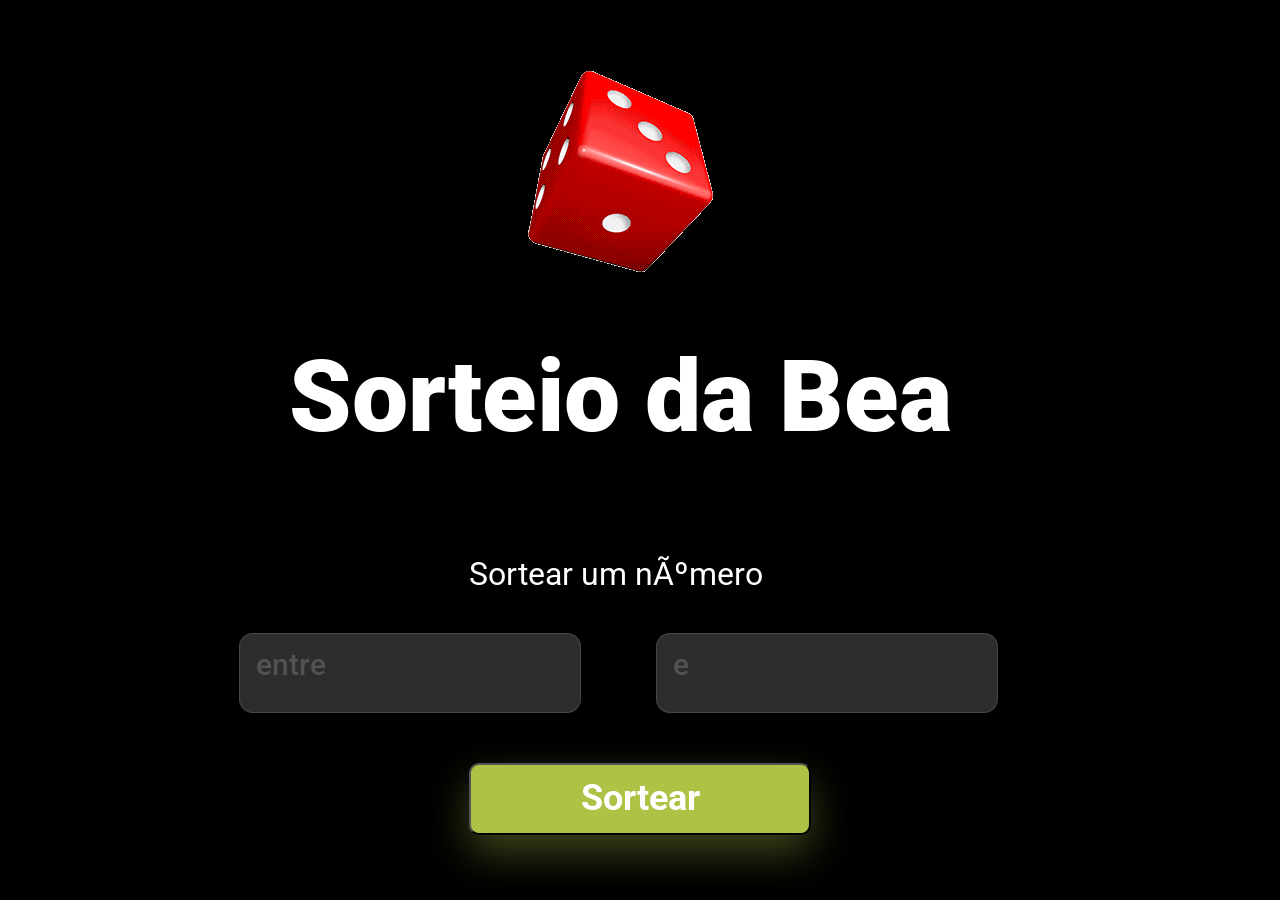
<file: projeto-random/index.html>
<!DOCTYPE html>
<html lang="en">

<head>
  <meta charset="pt-BR">
  <meta name="viewport" content="width=device-width, initial-scale=1.0">
  <title>Sorteador</title>
  <link rel="stylesheet" href="style.css">
  <link rel="shortcut icon" href="assets/icone-de-dados-de-jogo.webp" type="image/x-icon">
  <link rel="preconnect" href="https://fonts.googleapis.com">
  <link rel="preconnect" href="https://fonts.gstatic.com" crossorigin>
  <link
    href="https://fonts.googleapis.com/css2?family=Oswald:wght@200..700&family=Poppins:ital,wght@0,100;0,200;0,300;0,400;0,500;0,600;0,700;0,800;0,900;1,100;1,200;1,300;1,400;1,500;1,600;1,700;1,800;1,900&family=Roboto:ital,wght@0,100..900;1,100..900&display=swap"
    rel="stylesheet">

</head>

<body>
  <main>

    <header>
      <img src="assets/dados-gif.gif" alt="dados">
      <h1>Sorteio da Bea</h1>
      <h2>Sortear um número</h2>
    </header>

    <section id="primary">
      <input class="place-min"
      type="number" placeholder="entre">
      <input class="place-max"
      type="number" placeholder="e">
    </section>

    <section>
      <button onclick="generateNumber()">Sortear</button>
    </section>

  </main>
</body>
    <script src="scripts.js"></script>
</html>
</file>
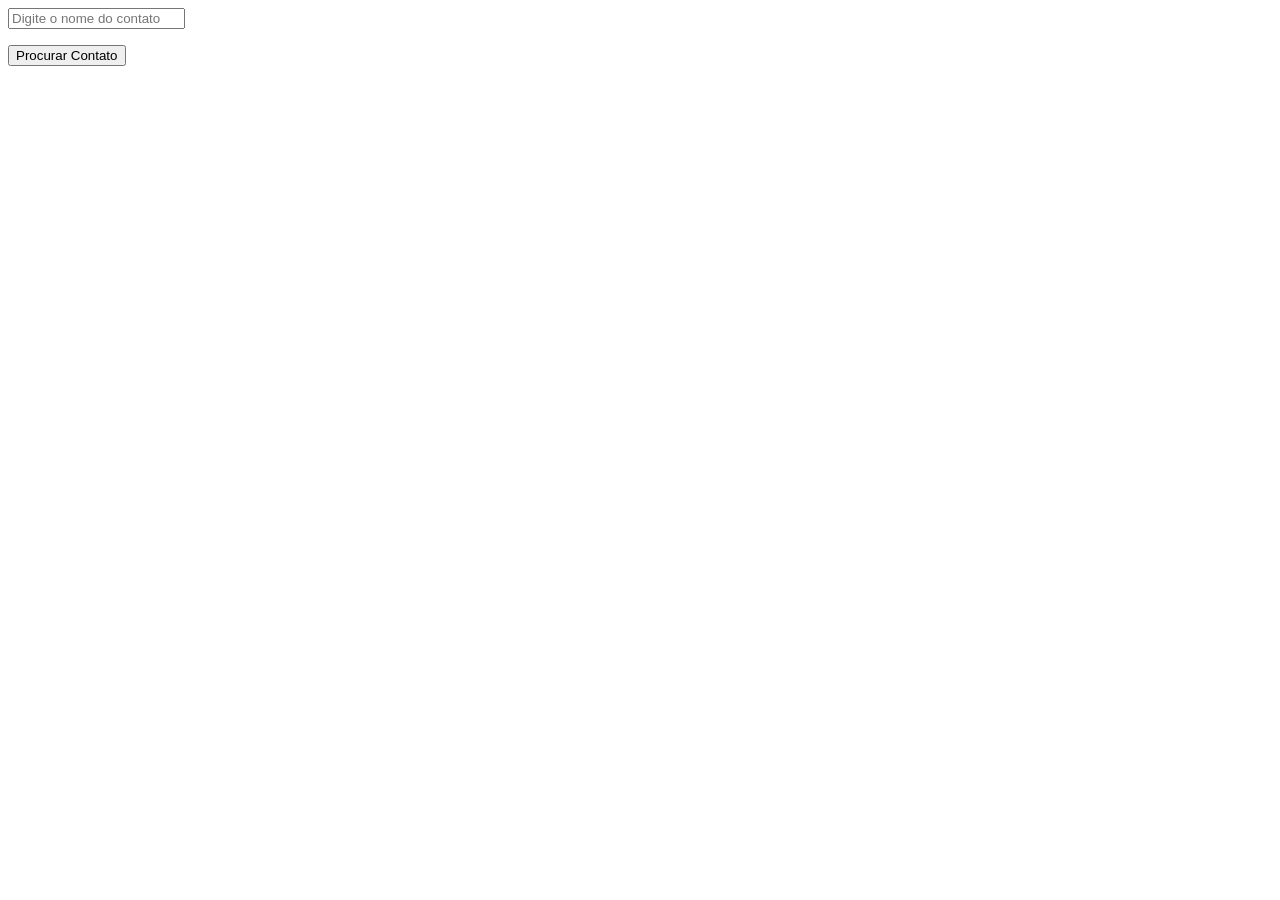
<file: treino-for/index.html>
<!DOCTYPE html>
<html lang="en">
<head>
  <meta charset="UTF-8">
  <meta name="viewport" content="width=device-width, initial-scale=1.0">
  <title>Document</title>
</head>
<body>
  
<input placeholder="Digite o nome do contato">
<p></p>
<button onclick="search()">Procurar Contato</button>

</body>
<script src="script.js"></script>
</html>
</file>
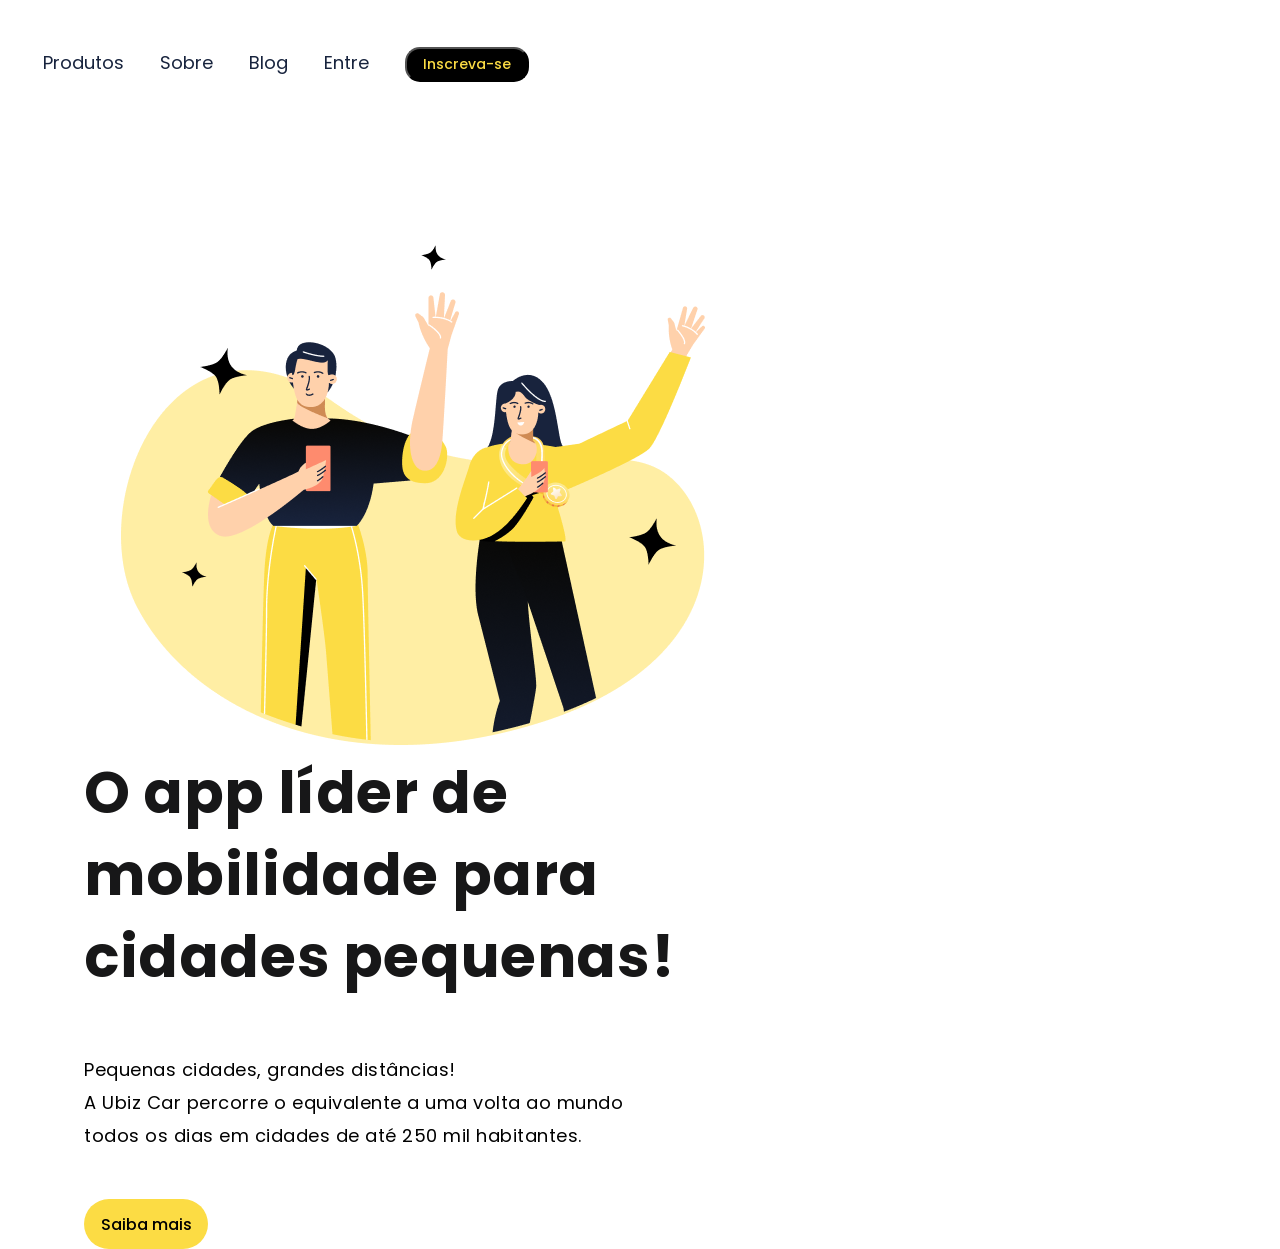
<file: page-ubis/HTML/index.html>
<!DOCTYPE html>
<html lang="pt-br">

<head>
  <meta charset="UTF-8">
  <meta name="viewport" content="width=device-width, initial-scale=1.0">
  <title>Ubiz</title>
  <link rel="stylesheet" href="../STYLE/Style.css">
  <link rel="shortcut icon" href="../IMG/download.png" type="image/x-icon">
  <link rel="preconnect" href="https://fonts.googleapis.com">
  <link rel="preconnect" href="https://fonts.gstatic.com" crossorigin>
  <link
    href="https://fonts.googleapis.com/css2?family=Poppins:ital,wght@0,100;0,200;0,300;0,400;0,500;0,600;0,700;0,800;0,900;1,100;1,200;1,300;1,400;1,500;1,600;1,700;1,800;1,900&display=swap"
    rel="stylesheet">

</head>

<body>
  <header>
    <a class="link-header">Produtos</a>
    <a class="link-header">Sobre</a>
    <a class="link-header">Blog</a>
    <a class="link-header">Entre</a>
    <button class="button-header">Inscreva-se</button>
  </header>
  <main>
    <img src="../IMG/(Positive) Congratulation You get 40 point for your ride.png" class="img-model"
      alt="imagem de modelos">

    <section>
      <h1>O app líder de mobilidade para cidades pequenas!
      </h1>
      <p>Pequenas cidades, grandes distâncias!<br> A Ubiz Car percorre o equivalente a uma volta ao mundo todos os dias
        em cidades de até 250 mil habitantes.</p>
      <button class="button-main">Saiba mais</button>
    </section>
  </main>

</body>

</html>
</file>
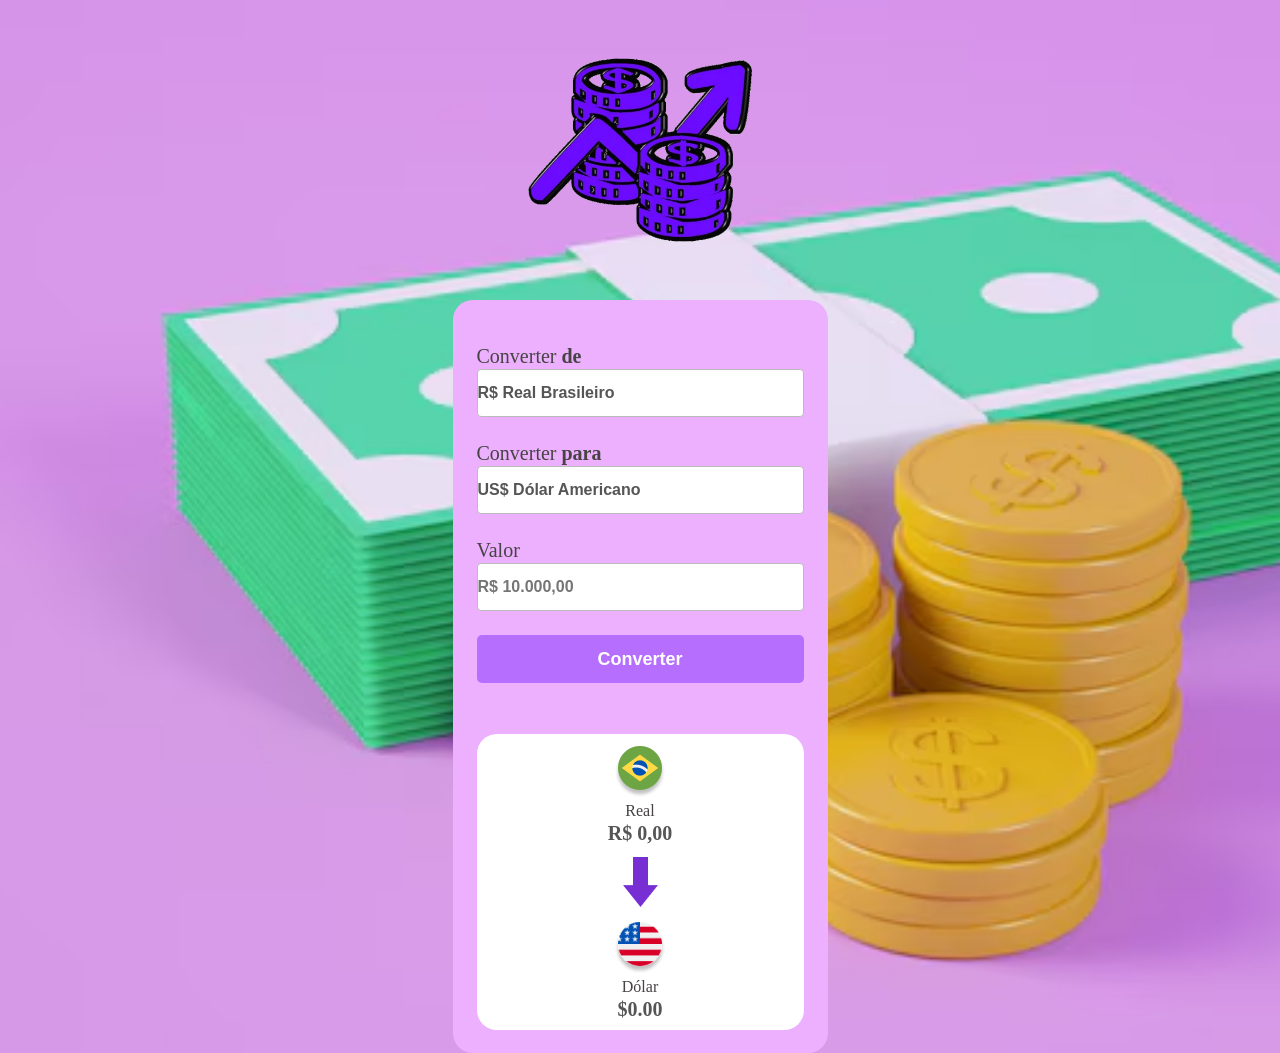
<file: projeto-conversor-de-moedas/HTML/Index.html>
<!DOCTYPE html>
<html lang="pt-br">

<head>
  <meta charset="UTF-8">
  <meta name="viewport" content="width=device-width, initial-scale=1.0">
  <link rel="stylesheet" href="../CSS/style.css">
  <link rel="preconnect" href="https://fonts.googleapis.com">
  <link rel="preconnect" href="https://fonts.gstatic.com" crossorigin>
  <link
    href="https://fonts.googleapis.com/css2?family=Oswald:wght@200..700&family=Poppins:ital,wght@0,100;0,200;0,300;0,400;0,500;0,600;0,700;0,800;0,900;1,100;1,200;1,300;1,400;1,500;1,600;1,700;1,800;1,900&family=Roboto:ital,wght@0,100..900;1,100..900&display=swap"
    rel="stylesheet">
  <link rel="shortcut icon" href="../favicon.png" type="image/x-icon">
  <title>Conversor de Moedas</title>
</head>

<body>
  <img class="logo" src="../ASSENTS/conversor.webp" alt="logo-convert">
  <main>
    <label>
      Converter <b>de</b>
      <select class="currency-select2">
        <option value="real2">R$ Real Brasileiro</option>
        <option value="dolar2">US$ Dólar Americano</option>
        <option value="euro2"> € Euro</option>

      </select>
    </label>

    <label>
      Converter <b>para</b>
      <select class="currency-select">
        <option value="dolar">US$ Dólar Americano</option>
        <option value="euro"> € Euro</option>
        <option value="real">R$ Real Brasileiro</option>
      </select>
    </label>

    <label>
      Valor
      <input class="input-currency" placeholder="R$ 10.000,00">
    </label>

    <button class="convert-button">Converter</button>

    <section>
      <div class="currency-box">
        <img class= brazil-currency src="../ASSENTS/Brazilian-icon.png" alt="real">
        <p class="currency" id="currency-name2">Real</p>
        <p class="currency-value-to-convert">R$</p>
      </div>

      <img class="arrow" src= "../ASSENTS/Vector.png" alt="arrow">

      <div class="currency-box">
        <img class="currency-img" src="../ASSENTS/EUA-icon.png" alt="dolar">
        <p class="currency" id="currency-name">Dólar</p>
        <p class="currency-value">US$</p>
      </div>

    </section>
    
  </main>
  <script src="../JS/script.js">oijs</script>
</body>

</html>
</file>
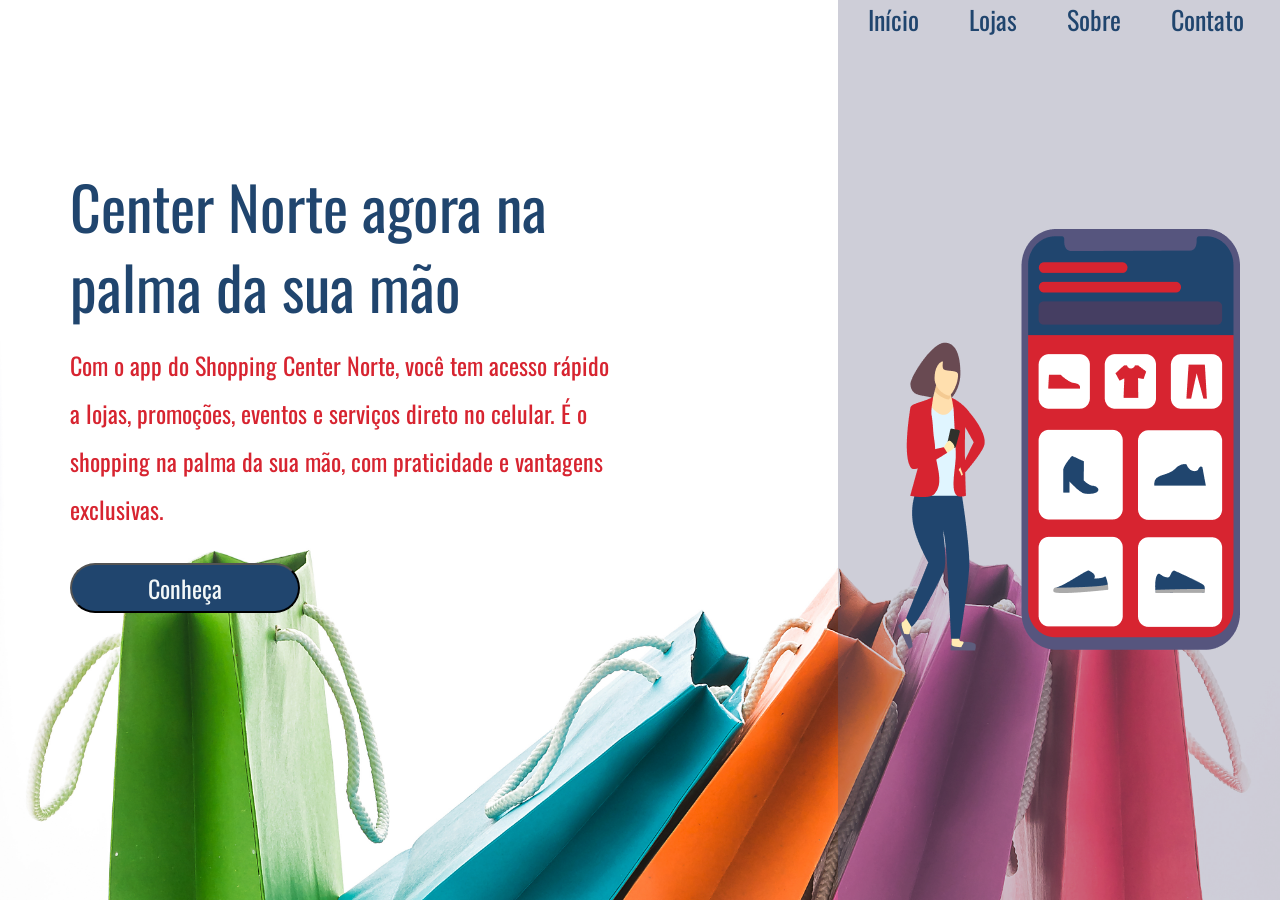
<file: projeto-responsavidade/HTML/Index.html>
<!DOCTYPE html>
<html lang="en">

<head>
  <meta charset="UTF-8">
  <meta name="viewport" content="width=device-width, initial-scale=1.0">
  <title>Center Norte</title>
  <link rel="preconnect" href="https://fonts.googleapis.com">
  <link rel="preconnect" href="https://fonts.gstatic.com" crossorigin>
  <link
    href="https://fonts.googleapis.com/css2?family=Oswald:wght@200..700&family=Poppins:ital,wght@0,100;0,200;0,300;0,400;0,500;0,600;0,700;0,800;0,900;1,100;1,200;1,300;1,400;1,500;1,600;1,700;1,800;1,900&display=swap"
    rel="stylesheet">
  <link rel="stylesheet" href="../CSS/style.css">
  <link rel="shortcut icon" href="../IMG/8afe42449f0b4391b9ca9dc56b420cd3.jpeg" type="image/x-icon">
</head>

<body>

  <div class="container">
    <section class="container-left">
      <h1>Center Norte agora na palma da sua mão</h1>
      <p>Com o app do Shopping Center Norte, você tem acesso rápido a lojas, promoções, eventos e serviços direto no
        celular. É o shopping na palma da sua mão, com praticidade e vantagens exclusivas.</p>
      <button>Conheça</button>
    </section>

    <section class="container-right">
      <header>
      <a>Início</a>
      <a>Lojas</a>
      <a>Sobre</a>
      <a>Contato</a>
    </header>
    <img src="../IMG/Illustration-3-3.png" alt="">
    </section>

  </div>

</body>

</html>
</file>
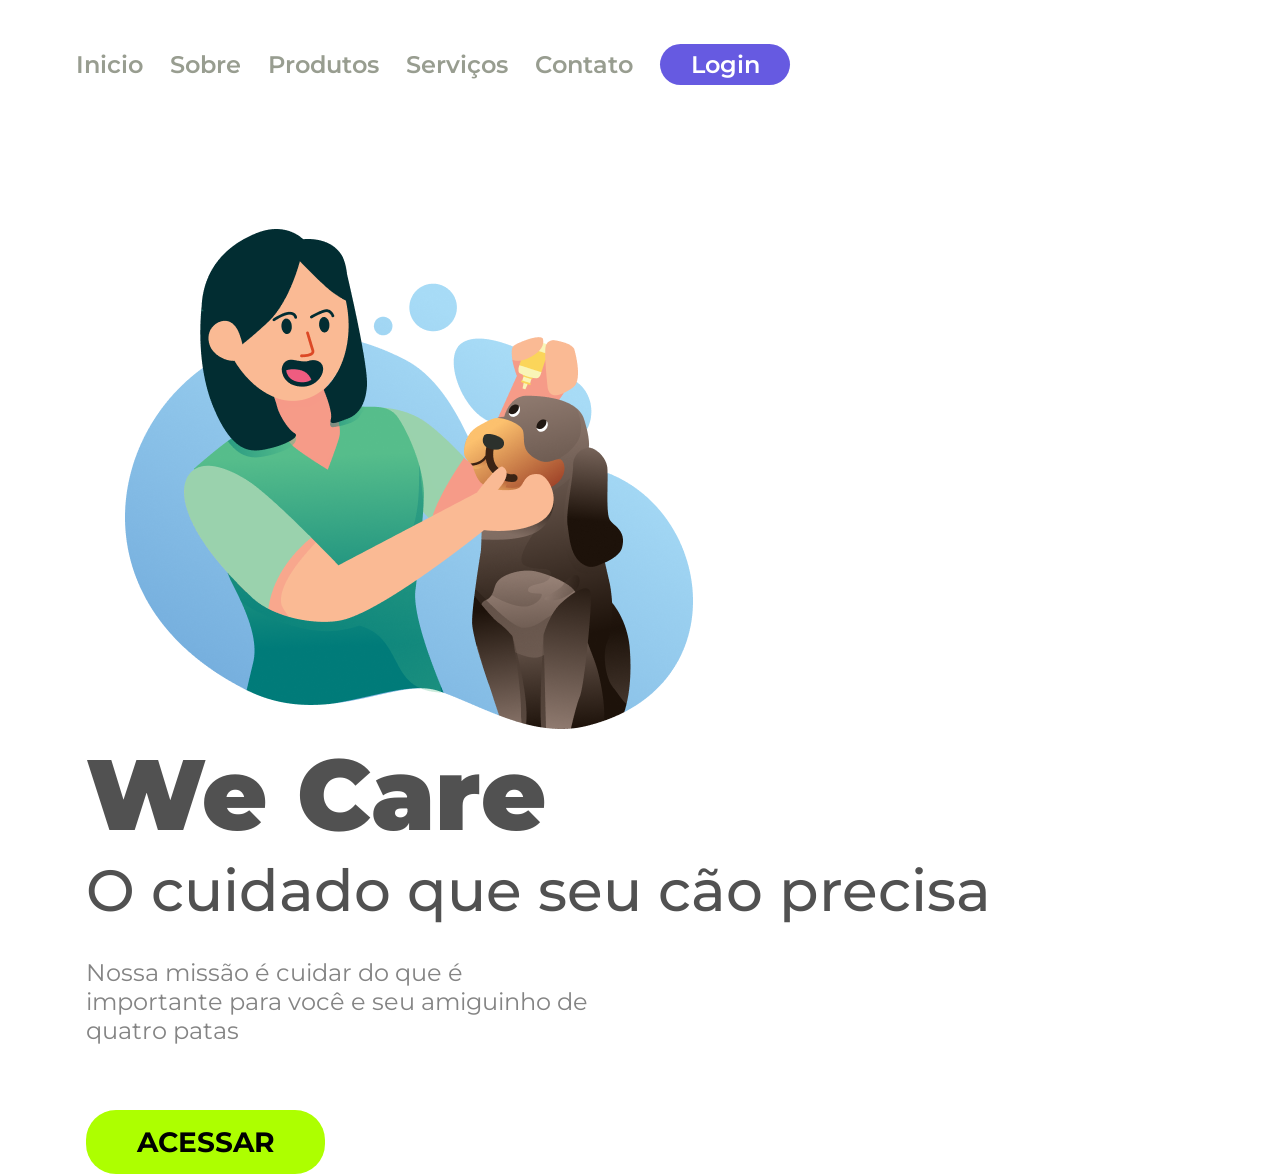
<file: page-pet/page-pet-main/HTML/index.html>
<!DOCTYPE html>
<html lang="pt-br">

<head>
  <meta charset="UTF-8">
  <meta name="viewport" content="width=device-width, initial-scale=1.0">
  <title>We Care</title>
  <link rel="stylesheet" href="../CSS/Style.css">
  <link rel="preconnect" href="https://fonts.googleapis.com">
  <link rel="preconnect" href="https://fonts.gstatic.com" crossorigin>
  <link href="https://fonts.googleapis.com/css2?family=Montserrat:ital,wght@0,100..900;1,100..900&display=swap"
    rel="stylesheet">
</head>

<body>
  <header>
    <a class="link-header">Inicio</a>
    <a class="link-header">Sobre</a>
    <a class="link-header">Produtos</a>
    <a class="link-header">Serviços</a>
    <a class="link-header">Contato</a>
    <button class="button-header">Login</button>
  </header>
  <main>

    <img src="../IMG/Illustration 2.png" class="logoimage" alt="imagem we care">

    <section>
      <h1>We Care</h1>
      <h2>O cuidado que seu cão precisa</h2>
      <p>Nossa missão é cuidar do que é importante para você e seu amiguinho de quatro patas</p>
      <button class="button-explore">ACESSAR</button>
    </section>
  </main>

</body>
</html>
</file>
<file: projeto-random/style.css>
* {
  font-family: "Roboto", sans-serif;
  margin: 0px;
  padding: 0px;
  box-sizing: border-box;
}

body {
  background-color: rgb(0, 0, 0);
  display: flex;
  align-items: center;
  justify-content: center;
  flex-direction: column;
  min-height: 100vh;

}

img{
  margin-left: 330px;
}

h1{
color: #FFF;
font-size: 100px;
font-style: normal;
font-weight: 900;
line-height: normal;
margin: 50px 120px 0px 120px
}

h2{
color: #FFF;
font-size: 32px;
font-style: normal;
font-weight: 400;
line-height: normal;
margin: 100px 300px 40px 300px

}

input{
width: 342px;
padding: 13px 23px 30px 16px;
margin-left:70px ;
margin-right:70px ;
align-items: center;
border-radius: 14px;
border: 1px solid rgba(255, 255, 255, 0.20);
background: rgba(255, 255, 255, 0.25);
color: #ffffff;
font-size: 30px;
font-style: normal;
font-weight: 500;
line-height: normal;
opacity: 0.7;
}

input[type=number]::-webkit-inner-spin-button
{appearance: none;}

.place-min{
margin-right: 1px;
}

button{
width: 342px;
height: 72px;
padding: 0px 76px;
justify-content: center;
border-radius: 10px;
background: #AEC346;
box-shadow: 0px 18px 40px 0px rgba(174, 195, 70, 0.35);
color: #FFF;
text-align: center;
font-size: 36px;
font-weight: 700;
color: #FFF;
font-size: 36px;
font-weight: 700;
line-height: 2.5px;
margin: 50px 300px 0px 300px;
}
</file>
<file: page-ubis/STYLE/Style.css>
* {
  font-family: "Poppins", sans-serif;
  margin: 0;
  padding: 0;
  box-sizing: border-box;
}

header {
  margin: 47px 0 0 43px;
}

.link-header {
  color: #17233d;
  font-size: 18px;
  font-weight: 400;
  margin-right: 32px;
  cursor: pointer;
}

.button-header {
  width: 124px;
  height: 35px;
  border-radius: 15px;
  background: #000;
  font-size: 14px;
  font-weight: 500;
  color: #fcdc44;
  cursor: pointer;
}

.img-model {
  margin: 163px 0 0 121px;
  display: inline-block;
}

section {
  display: inline-block;
  margin-left: 84px;
}

h1 {
  color: #171718;
  font-size: 58px;
  font-weight: 700;
  line-height: 82px;
  letter-spacing: 0.596px;
  width: 700px;
}

p {
  color: #000000;
  font-size: 18px;
  font-weight: 400;
  line-height: 33px;
  letter-spacing: 0.5px;
  margin-top: 55px;
  margin-bottom: 47px;
  width: 580px;
}

.button-main {
  width: 124px;
  height: 50px;
  border-radius: 30px;
  background: #fcdc44;
  font-size: 16px;
  font-weight: 500;
  color: #000000;
  border: none;
  cursor: pointer;
}
</file>
<file: projeto-conversor-de-moedas/CSS/style.css>
* {
  font-size: "Roboto", sans-serif;
  margin: 0;
  padding: 0;
  box-sizing: border-box;
  outline: none;
}

body {
  background-image: url(../ASSENTS/lances-e-moedas-em-fundo-roxo_72104-4363.avif);
  background-size: cover;
  background-repeat: no-repeat;
}

.logo {
  width: 300px;
  margin-left: auto;
  margin-right: auto;
  display: block;
}

main {
  width: 375px;
  border-radius: 20px;
  background-color: #edb0ff;
  margin: 0 auto;
  padding: 44px 24px 23px;
}

label {
  color: #464343;
  font-size: 20px;
  font-weight: 400;
  line-height: 25px;
}
select,
input {
  width: 327px;
  height: 48px;
  border-radius: 4px;
  border: 1px solid #bbb;
  background-color: #fff;
  margin-bottom: 24px;
  appearance: none;
  color: #555;
  font-size: 16px;
  font-weight: 700;
  line-height: 18px;
  cursor: pointer;
}

button {
  width: 327px;
  height: 48px;
  border-radius: 5px;
  background-color: #b56efd;
  color: #fff;
  font-size: 18px;
  font-weight: 700;
  line-height: 18px;
  margin-bottom: 51px;
  border: none;
  cursor: pointer;
}

button:hover {
  opacity: 0.8;
}

button:active {
  opacity: 0.5;
}

section {
  border-radius: 20px;
  background: #ffffff;
  padding: 12px;
  display: flex;
  flex-direction: column;
  align-items: center;
}

.currency-box {
  display: flex;
  flex-direction: column;
  align-items: center;
  gap: 4px;
}

.currency {
  color: #464343;
  font-size: 16px;
  font-weight: 400;
  line-height: 18px;
}

.currency-value, .currency-value-to-convert {
  color: #555;
  font-size: 20px;
  font-weight: 700;
  line-height: 18px;
}
.arrow {
margin-top: 15px;
margin-bottom: 15px;
}
</file>
<file: projeto-responsavidade/CSS/style.css>
* {
  font-family: 'Oswald', sans-serif;
  margin: 0;
  padding: 0;
  box-sizing: border-box;
}

.container {
width: 100vw;
height: 100vh;
background-image: url(../IMG/colecao-de-sacos-de-compra-coloridos.jpg);
background-size: cover;
position: center;
background-repeat: no-repeat;
}

.container-left {
width: 60%;
display: inline-block;
margin-top: 13%;
margin-left: 70px;

}

.container-right {
  display: inline-block;
  width: 40%; 
  height: 100vh;
background-color: rgba(93, 93, 125, 0.3);
  position: absolute;
}

img {
  margin-top: 100px;
  position: relative;
  top: 10%;
  margin-left: 60px;

}

h1 {
  color: #20456E;
  font-size: 60px;
  font-weight: 400;
  line-height: 80px;
  max-width: 600px;
  }
  
  p {
  color: #d72430;
  font-size: 24px;
  font-weight: 400;
  line-height: 48px; 
  margin: 15px 0;
  width: 540px;
  }

a {
  color: #20456E;
font-size: 26px;
font-weight: 400;
margin-right:16px;
margin-left: 30px;
}

button {
  color: #F3F8F8;
text-align: center;
font-size: 24px;
font-weight: 400;
line-height: normal;
background-color: #20456E;
border-radius: 90px;
width: 230px;
height: 50px;
margin-top: 15px;
}

@media (max-width: 375px) {
  .container {
    display: flex;
    flex-direction: column;
    height: auto;
    background-position: center;
  }

  .container-left {
    width: 100%;
    margin: 40px auto 0 auto;
    padding: 0 20px;
  }

  .container-right {
    width: 100%;
    height: auto;
    position: static;
    background-color: rgba(93, 93, 125, 0.3);
    padding: 20px;
    display: flex;
    flex-direction: column;
    align-items: center;
  }

  h1 {
    font-size: 26px;
    line-height: 40px;
    max-width: 100%;
    text-align: center;
  }

  p {
    font-size: 16px;
    line-height: 28px;
    width: 100%;
    text-align: center;margin-bottom: 10px;
  }

  button {
    width: 100%;
    max-width: 140px;
    font-size: 18px;
    margin: 2px auto 0 auto;
    display: block;
  }

  img {
    width: 70%;
    max-width: 280px;
    margin: 30px auto 0 auto;
    position: static;
  }

  header {
    display: none;
  }
}
</file>
<file: page-pet/page-pet-main/CSS/Style.css>
*{
  font-family: 'Montserrat', sams-serif;
  margin: 0;
  padding: 0;
  box-sizing: border-box;
}

header{
  margin: 44px 0px 144px 76px;
}

.link-header{
  font-weight: 600;
  font-size: 24px;
  line-height: 29px;
  color:#989d90;
  cursor: pointer;
  margin-right: 23px;
}

.button-header{
  background: #665AE1;
  border-radius: 20.5px;
  width: 130px;
  height: 41px;
  border: none;
  font-weight: 600;
  font-size: 24px;
  line-height: 29px;
  color: #FFF;
  cursor: pointer;
}

.logoimage{
  Width: 568px;
  Height: 500px;
  margin-left: 125px;
  display: inline-block;
}

section{
  display: inline-block;
  margin-left: 86px;
}

h1{
font-weight: 900;
font-size: 100px;
line-height: 122px;
color: #515151;
}

h2{
  font-weight: 500;
  font-size: 58px;
  line-height: 71px;
  color: #515151;
}

p{
  color: #848484;
  font-size: 24px;
  font-weight: 400;
  line-height: 29px;
  width: 515px;
  margin-top: 32px;
  margin-bottom: 65px;
}

.button-explore{
border-radius: 30px;
background: #ADFF00;
border: none;
width: 239px;
height: 64px;
cursor: pointer;
color: #000;
font-size: 28px;
font-style: normal;
font-weight: 700;
line-height: normal;
}
</file>
